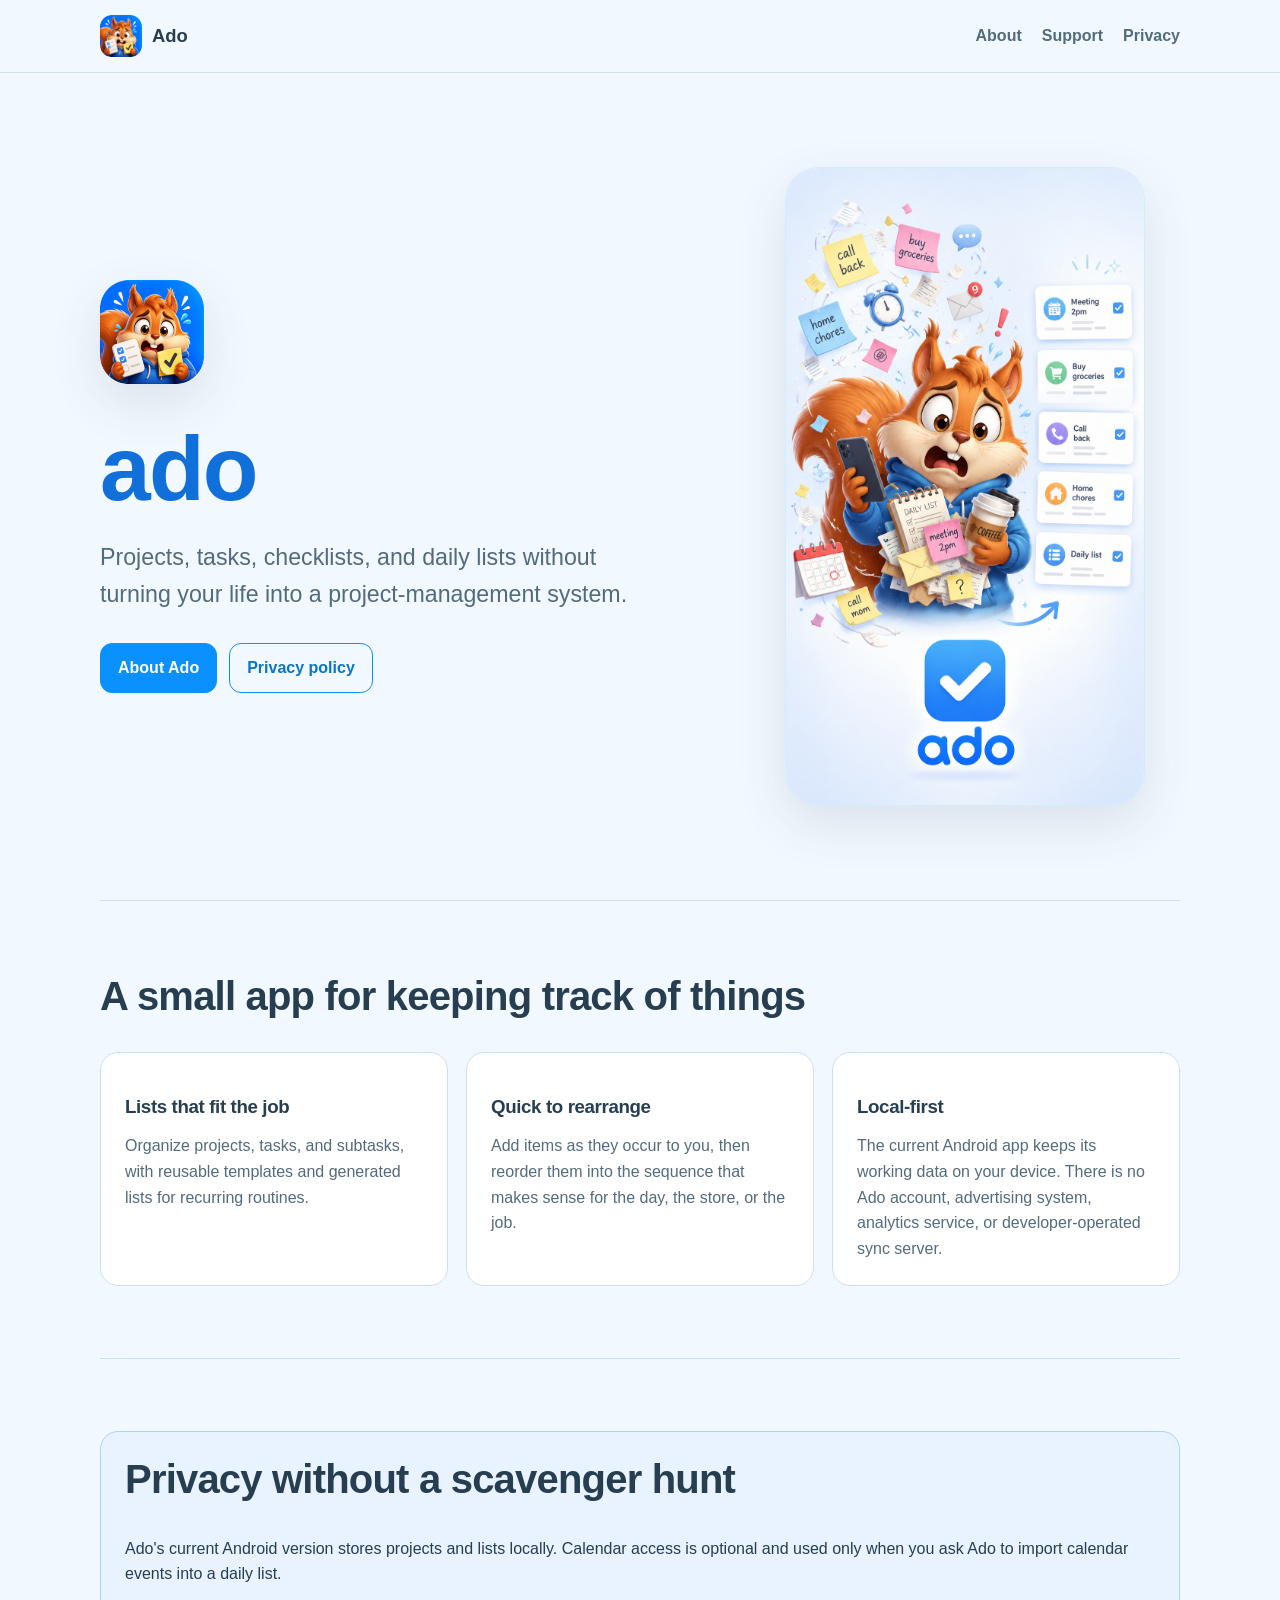
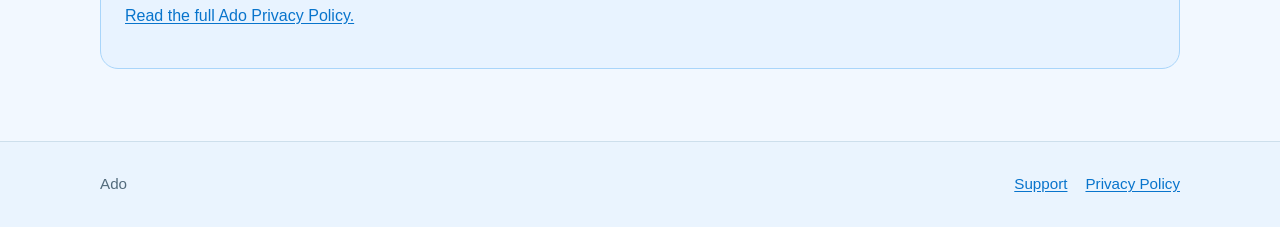
<file: app-website/index.html>
<!doctype html>
<html lang="en">
<head>
  <meta charset="utf-8">
  <meta name="viewport" content="width=device-width, initial-scale=1">
  <meta name="description" content="Ado is a simple, local-first app for projects, tasks, checklists, daily lists, and the things you need to remember.">
  <title>Ado - simple lists for real life</title>
  <link rel="icon" type="image/png" href="assets/ado-icon.png">
  <link rel="stylesheet" href="style.css">
</head>
<body>
  <header class="site-header">
    <nav class="nav" aria-label="Main navigation">
      <a class="brand" href="index.html">
        <img src="assets/ado-icon.png" alt="">
        <span>Ado</span>
      </a>
      <div class="nav-links">
        <a href="#about">About</a>
        <a href="support.html">Support</a>
        <a href="privacy.html">Privacy</a>
      </div>
    </nav>
  </header>

  <main>
    <section class="hero">
      <div class="hero-copy">
        <img class="hero-mark" src="assets/ado-icon.png" alt="Ado app icon">
        <h1>ado</h1>
        <p class="lead">Projects, tasks, checklists, and daily lists without turning your life into a project-management system.</p>
        <div class="hero-actions">
          <a class="button" href="#about">About Ado</a>
          <a class="button secondary" href="privacy.html">Privacy policy</a>
        </div>
      </div>
      <div class="hero-art">
        <div class="splash-frame">
          <img src="assets/ado-splash.png" alt="Ado splash artwork showing lists, reminders, and everyday tasks">
        </div>
      </div>
    </section>

    <section class="section" id="about">
      <h2>A small app for keeping track of things</h2>
      <div class="grid">
        <article class="card">
          <h3>Lists that fit the job</h3>
          <p>Organize projects, tasks, and subtasks, with reusable templates and generated lists for recurring routines.</p>
        </article>
        <article class="card">
          <h3>Quick to rearrange</h3>
          <p>Add items as they occur to you, then reorder them into the sequence that makes sense for the day, the store, or the job.</p>
        </article>
        <article class="card">
          <h3>Local-first</h3>
          <p>The current Android app keeps its working data on your device. There is no Ado account, advertising system, analytics service, or developer-operated sync server.</p>
        </article>
      </div>
    </section>

    <section class="section">
      <div class="privacy-note">
        <h2>Privacy without a scavenger hunt</h2>
        <p>Ado's current Android version stores projects and lists locally. Calendar access is optional and used only when you ask Ado to import calendar events into a daily list.</p>
        <p><a href="privacy.html">Read the full Ado Privacy Policy.</a></p>
      </div>
    </section>
  </main>

  <footer class="site-footer">
    <div class="footer-inner">
      <span>Ado</span>
      <div class="footer-links">
        <a href="support.html">Support</a>
        <a href="privacy.html">Privacy Policy</a>
      </div>
    </div>
  </footer>
</body>
</html>
</file>
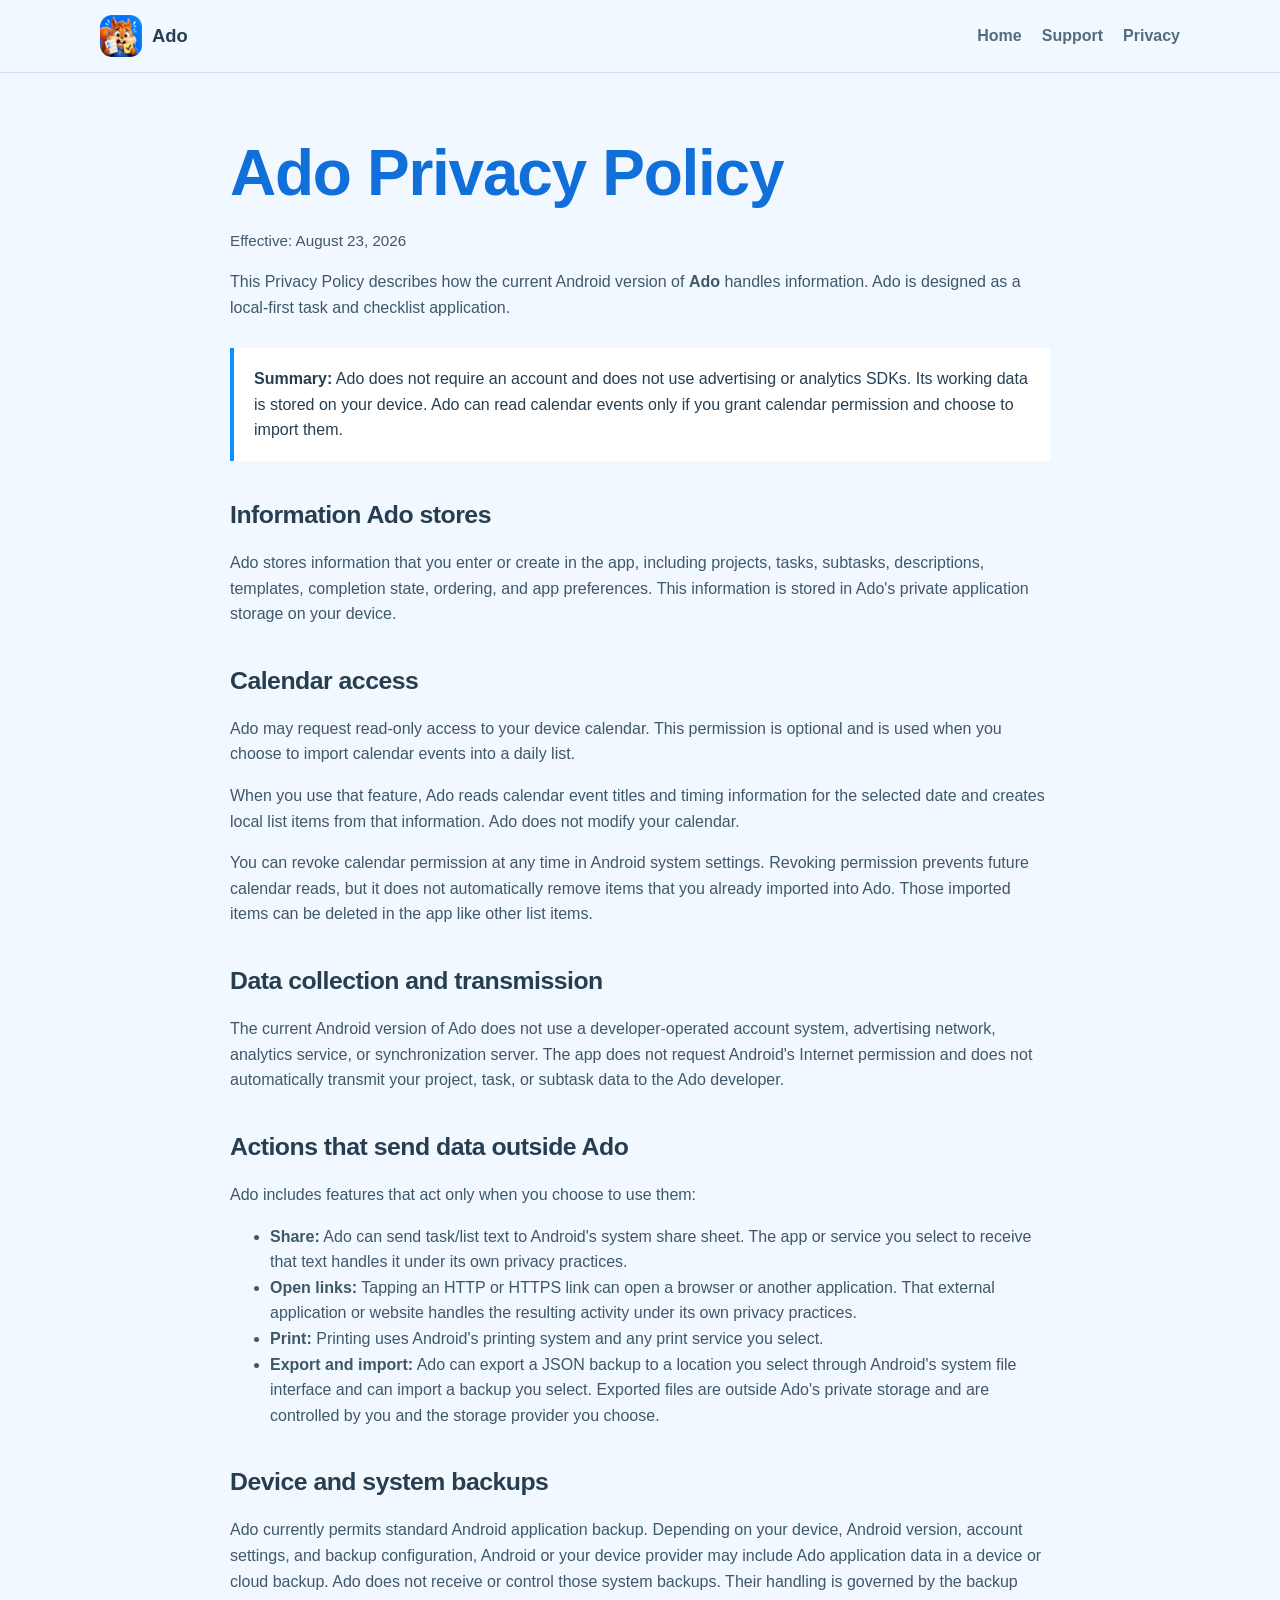
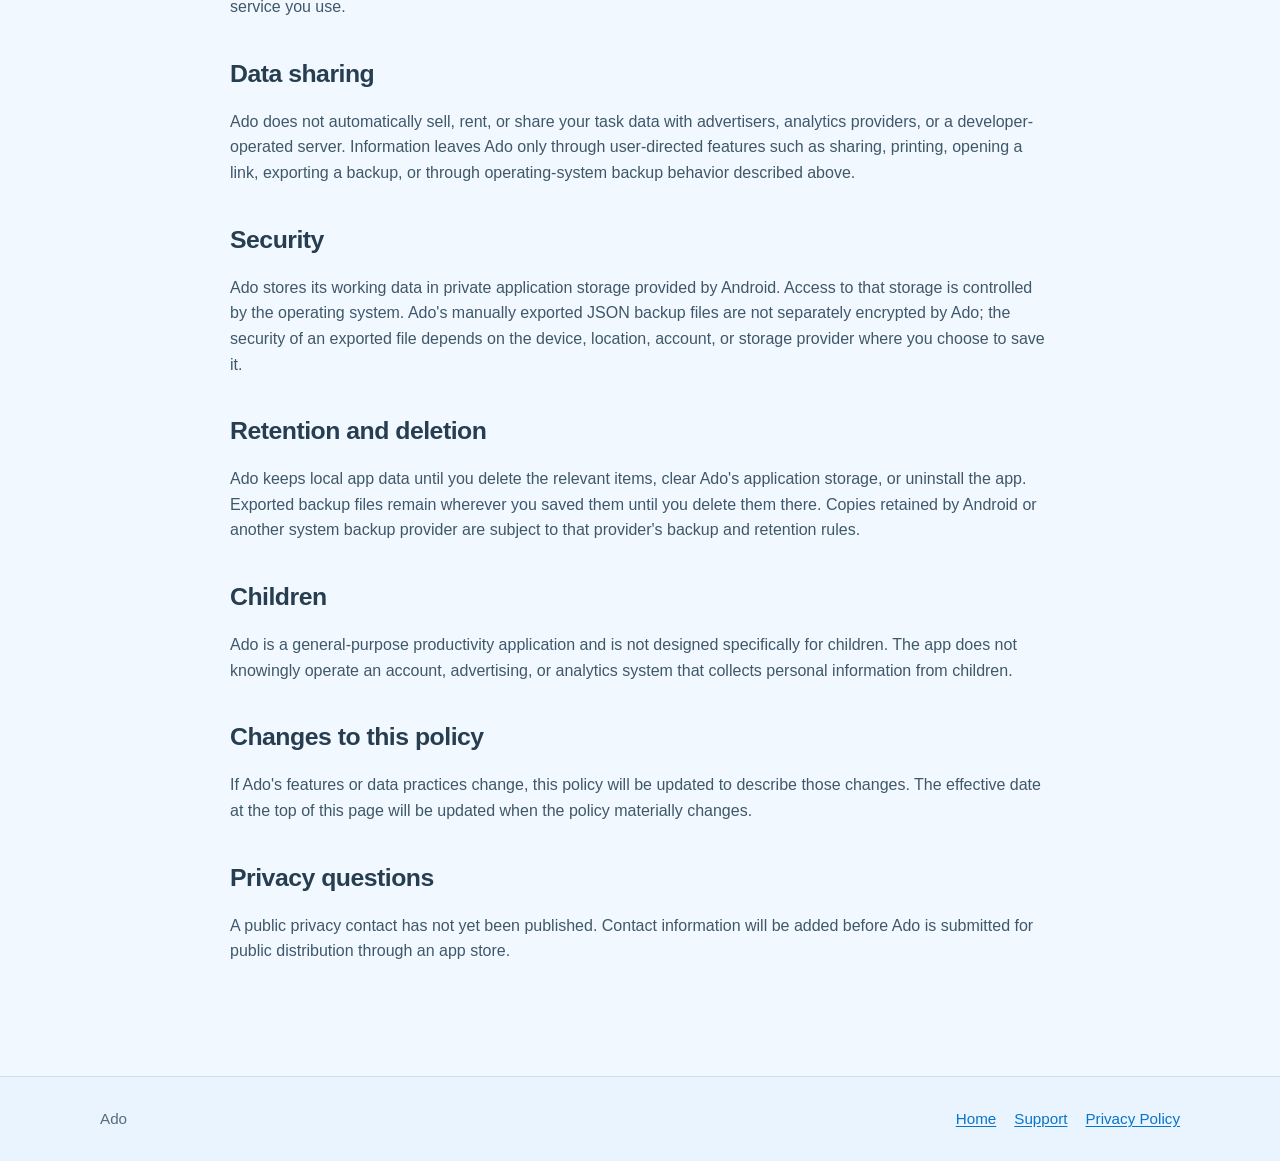
<file: app-website/privacy.html>
<!doctype html>
<html lang="en">
<head>
  <meta charset="utf-8">
  <meta name="viewport" content="width=device-width, initial-scale=1">
  <meta name="description" content="Privacy Policy for the Ado app.">
  <title>Ado Privacy Policy</title>
  <link rel="icon" type="image/png" href="assets/ado-icon.png">
  <link rel="stylesheet" href="style.css">
</head>
<body>
  <header class="site-header">
    <nav class="nav" aria-label="Main navigation">
      <a class="brand" href="index.html">
        <img src="assets/ado-icon.png" alt="">
        <span>Ado</span>
      </a>
      <div class="nav-links">
        <a href="index.html">Home</a>
        <a href="support.html">Support</a>
        <a href="privacy.html" aria-current="page">Privacy</a>
      </div>
    </nav>
  </header>

  <main class="page">
    <h1>Ado Privacy Policy</h1>
    <p class="meta">Effective: August 23, 2026</p>

    <p>This Privacy Policy describes how the current Android version of <strong>Ado</strong> handles information. Ado is designed as a local-first task and checklist application.</p>

    <div class="notice">
      <strong>Summary:</strong> Ado does not require an account and does not use advertising or analytics SDKs. Its working data is stored on your device. Ado can read calendar events only if you grant calendar permission and choose to import them.
    </div>

    <h2>Information Ado stores</h2>
    <p>Ado stores information that you enter or create in the app, including projects, tasks, subtasks, descriptions, templates, completion state, ordering, and app preferences. This information is stored in Ado's private application storage on your device.</p>

    <h2>Calendar access</h2>
    <p>Ado may request read-only access to your device calendar. This permission is optional and is used when you choose to import calendar events into a daily list.</p>
    <p>When you use that feature, Ado reads calendar event titles and timing information for the selected date and creates local list items from that information. Ado does not modify your calendar.</p>
    <p>You can revoke calendar permission at any time in Android system settings. Revoking permission prevents future calendar reads, but it does not automatically remove items that you already imported into Ado. Those imported items can be deleted in the app like other list items.</p>

    <h2>Data collection and transmission</h2>
    <p>The current Android version of Ado does not use a developer-operated account system, advertising network, analytics service, or synchronization server. The app does not request Android's Internet permission and does not automatically transmit your project, task, or subtask data to the Ado developer.</p>

    <h2>Actions that send data outside Ado</h2>
    <p>Ado includes features that act only when you choose to use them:</p>
    <ul>
      <li><strong>Share:</strong> Ado can send task/list text to Android's system share sheet. The app or service you select to receive that text handles it under its own privacy practices.</li>
      <li><strong>Open links:</strong> Tapping an HTTP or HTTPS link can open a browser or another application. That external application or website handles the resulting activity under its own privacy practices.</li>
      <li><strong>Print:</strong> Printing uses Android's printing system and any print service you select.</li>
      <li><strong>Export and import:</strong> Ado can export a JSON backup to a location you select through Android's system file interface and can import a backup you select. Exported files are outside Ado's private storage and are controlled by you and the storage provider you choose.</li>
    </ul>

    <h2>Device and system backups</h2>
    <p>Ado currently permits standard Android application backup. Depending on your device, Android version, account settings, and backup configuration, Android or your device provider may include Ado application data in a device or cloud backup. Ado does not receive or control those system backups. Their handling is governed by the backup service you use.</p>

    <h2>Data sharing</h2>
    <p>Ado does not automatically sell, rent, or share your task data with advertisers, analytics providers, or a developer-operated server. Information leaves Ado only through user-directed features such as sharing, printing, opening a link, exporting a backup, or through operating-system backup behavior described above.</p>

    <h2>Security</h2>
    <p>Ado stores its working data in private application storage provided by Android. Access to that storage is controlled by the operating system. Ado's manually exported JSON backup files are not separately encrypted by Ado; the security of an exported file depends on the device, location, account, or storage provider where you choose to save it.</p>

    <h2>Retention and deletion</h2>
    <p>Ado keeps local app data until you delete the relevant items, clear Ado's application storage, or uninstall the app. Exported backup files remain wherever you saved them until you delete them there. Copies retained by Android or another system backup provider are subject to that provider's backup and retention rules.</p>

    <h2>Children</h2>
    <p>Ado is a general-purpose productivity application and is not designed specifically for children. The app does not knowingly operate an account, advertising, or analytics system that collects personal information from children.</p>

    <h2>Changes to this policy</h2>
    <p>If Ado's features or data practices change, this policy will be updated to describe those changes. The effective date at the top of this page will be updated when the policy materially changes.</p>

    <h2>Privacy questions</h2>
    <p>A public privacy contact has not yet been published. Contact information will be added before Ado is submitted for public distribution through an app store.</p>
  </main>

  <footer class="site-footer">
    <div class="footer-inner">
      <span>Ado</span>
      <div class="footer-links">
        <a href="index.html">Home</a>
        <a href="support.html">Support</a>
        <a href="privacy.html">Privacy Policy</a>
      </div>
    </div>
  </footer>
</body>
</html>
</file>
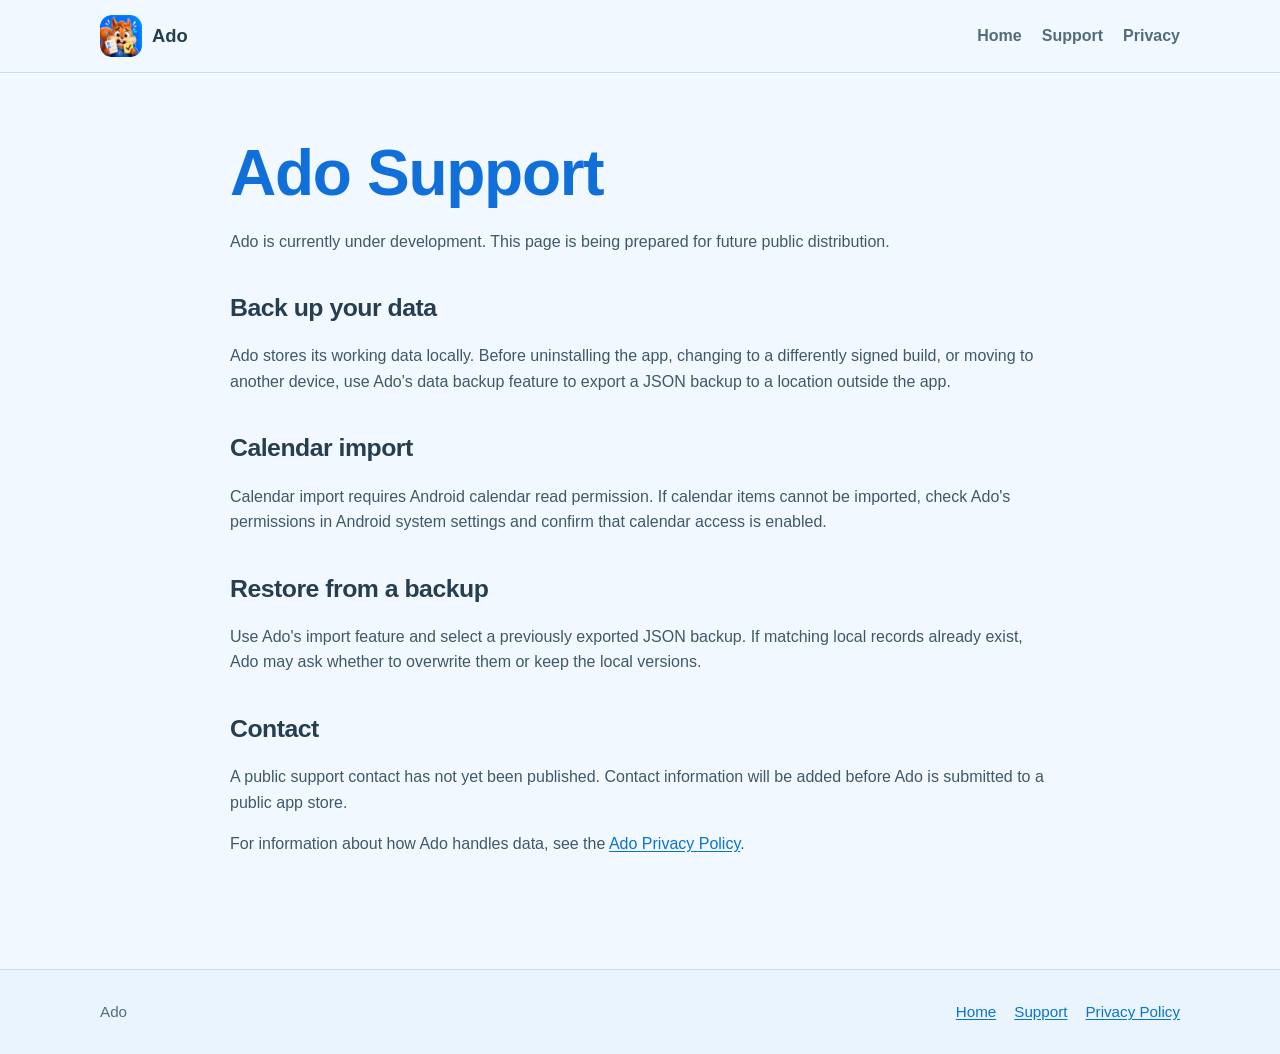
<file: app-website/support.html>
<!doctype html>
<html lang="en">
<head>
  <meta charset="utf-8">
  <meta name="viewport" content="width=device-width, initial-scale=1">
  <meta name="description" content="Support information for the Ado app.">
  <title>Ado Support</title>
  <link rel="icon" type="image/png" href="assets/ado-icon.png">
  <link rel="stylesheet" href="style.css">
</head>
<body>
  <header class="site-header">
    <nav class="nav" aria-label="Main navigation">
      <a class="brand" href="index.html">
        <img src="assets/ado-icon.png" alt="">
        <span>Ado</span>
      </a>
      <div class="nav-links">
        <a href="index.html">Home</a>
        <a href="support.html" aria-current="page">Support</a>
        <a href="privacy.html">Privacy</a>
      </div>
    </nav>
  </header>

  <main class="page">
    <h1>Ado Support</h1>
    <p>Ado is currently under development. This page is being prepared for future public distribution.</p>

    <h2>Back up your data</h2>
    <p>Ado stores its working data locally. Before uninstalling the app, changing to a differently signed build, or moving to another device, use Ado's data backup feature to export a JSON backup to a location outside the app.</p>

    <h2>Calendar import</h2>
    <p>Calendar import requires Android calendar read permission. If calendar items cannot be imported, check Ado's permissions in Android system settings and confirm that calendar access is enabled.</p>

    <h2>Restore from a backup</h2>
    <p>Use Ado's import feature and select a previously exported JSON backup. If matching local records already exist, Ado may ask whether to overwrite them or keep the local versions.</p>

    <h2>Contact</h2>
    <p>A public support contact has not yet been published. Contact information will be added before Ado is submitted to a public app store.</p>

    <p>For information about how Ado handles data, see the <a href="privacy.html">Ado Privacy Policy</a>.</p>
  </main>

  <footer class="site-footer">
    <div class="footer-inner">
      <span>Ado</span>
      <div class="footer-links">
        <a href="index.html">Home</a>
        <a href="support.html">Support</a>
        <a href="privacy.html">Privacy Policy</a>
      </div>
    </div>
  </footer>
</body>
</html>
</file>
<file: app-website/style.css>
:root {
  --bg: #f2f8ff;
  --surface: #ffffff;
  --surface-soft: #e8f3ff;
  --text: #263e50;
  --text-soft: #536b7c;
  --accent: #0b91ff;
  --accent-dark: #0874cc;
  --border: #cddfec;
  --shadow: 0 18px 50px rgba(38, 62, 80, 0.12);
  color-scheme: light;
}

* {
  box-sizing: border-box;
}

html {
  scroll-behavior: smooth;
}

body {
  margin: 0;
  background: var(--bg);
  color: var(--text);
  font-family: -apple-system, BlinkMacSystemFont, "Segoe UI", Roboto, Helvetica, Arial, sans-serif;
  line-height: 1.6;
}

a {
  color: var(--accent-dark);
  text-underline-offset: 0.15em;
}

a:hover,
a:focus-visible {
  color: var(--accent);
}

img {
  max-width: 100%;
}

.site-header {
  border-bottom: 1px solid var(--border);
  background: rgba(242, 248, 255, 0.96);
}

.nav {
  width: min(1080px, calc(100% - 32px));
  min-height: 72px;
  margin: 0 auto;
  display: flex;
  align-items: center;
  justify-content: space-between;
  gap: 24px;
}

.brand {
  display: inline-flex;
  align-items: center;
  gap: 10px;
  color: var(--text);
  font-size: 1.15rem;
  font-weight: 700;
  text-decoration: none;
}

.brand img {
  width: 42px;
  height: 42px;
  border-radius: 11px;
}

.nav-links {
  display: flex;
  align-items: center;
  gap: 20px;
  flex-wrap: wrap;
}

.nav-links a {
  color: var(--text-soft);
  font-weight: 600;
  text-decoration: none;
}

.nav-links a:hover,
.nav-links a:focus-visible {
  color: var(--accent-dark);
}

main {
  width: min(1080px, calc(100% - 32px));
  margin: 0 auto;
}

.hero {
  min-height: calc(100vh - 73px);
  display: grid;
  grid-template-columns: minmax(0, 1fr) minmax(280px, 430px);
  align-items: center;
  gap: clamp(32px, 7vw, 88px);
  padding: 64px 0;
}

.hero-copy {
  max-width: 620px;
}

.hero-mark {
  width: 104px;
  height: 104px;
  border-radius: 26px;
  box-shadow: var(--shadow);
}

h1,
h2,
h3 {
  line-height: 1.15;
  letter-spacing: -0.02em;
}

h1 {
  margin: 24px 0 18px;
  font-size: clamp(3rem, 8vw, 5.7rem);
  color: #116fda;
}

h2 {
  margin-top: 0;
  font-size: clamp(1.7rem, 4vw, 2.5rem);
}

h3 {
  margin-bottom: 0.35rem;
}

.lead {
  max-width: 570px;
  margin: 0;
  color: var(--text-soft);
  font-size: clamp(1.15rem, 2.5vw, 1.45rem);
}

.hero-actions {
  margin-top: 30px;
  display: flex;
  flex-wrap: wrap;
  gap: 12px;
}

.button {
  display: inline-block;
  padding: 11px 17px;
  border: 1px solid var(--accent);
  border-radius: 12px;
  background: var(--accent);
  color: #fff;
  font-weight: 700;
  text-decoration: none;
}

.button:hover,
.button:focus-visible {
  background: var(--accent-dark);
  color: #fff;
}

.button.secondary {
  background: transparent;
  color: var(--accent-dark);
}

.button.secondary:hover,
.button.secondary:focus-visible {
  background: var(--surface-soft);
}

.hero-art {
  display: flex;
  justify-content: center;
}

.splash-frame {
  width: min(100%, 360px);
  aspect-ratio: 941 / 1672;
  overflow: hidden;
  border: 1px solid rgba(11, 145, 255, 0.18);
  border-radius: 34px;
  background: #fff;
  box-shadow: var(--shadow);
}

.splash-frame img {
  width: 100%;
  height: 100%;
  display: block;
  object-fit: cover;
}

.section {
  padding: 72px 0;
  border-top: 1px solid var(--border);
}

.grid {
  display: grid;
  grid-template-columns: repeat(3, minmax(0, 1fr));
  gap: 18px;
}

.card {
  padding: 24px;
  border: 1px solid var(--border);
  border-radius: 18px;
  background: var(--surface);
}

.card p {
  margin-bottom: 0;
  color: var(--text-soft);
}

.privacy-note {
  padding: 24px;
  border: 1px solid #a9d5fa;
  border-radius: 18px;
  background: var(--surface-soft);
}

.page {
  max-width: 820px;
  padding: 64px 0 96px;
}

.page h1 {
  margin-top: 0;
  font-size: clamp(2.4rem, 7vw, 4rem);
}

.page h2 {
  margin-top: 2.5rem;
  font-size: 1.55rem;
}

.page h3 {
  margin-top: 1.8rem;
}

.page p,
.page li {
  color: #3f5869;
}

.meta {
  color: var(--text-soft);
  font-size: 0.95rem;
}

.notice {
  margin: 28px 0;
  padding: 18px 20px;
  border-left: 4px solid var(--accent);
  background: var(--surface);
}

.site-footer {
  border-top: 1px solid var(--border);
  background: #eaf4fe;
}

.footer-inner {
  width: min(1080px, calc(100% - 32px));
  margin: 0 auto;
  padding: 30px 0;
  display: flex;
  align-items: center;
  justify-content: space-between;
  gap: 20px;
  flex-wrap: wrap;
  color: var(--text-soft);
  font-size: 0.95rem;
}

.footer-links {
  display: flex;
  gap: 18px;
  flex-wrap: wrap;
}

@media (max-width: 760px) {
  .nav {
    min-height: auto;
    padding: 14px 0;
    align-items: flex-start;
  }

  .nav-links {
    justify-content: flex-end;
    gap: 12px;
  }

  .hero {
    min-height: auto;
    grid-template-columns: 1fr;
    padding: 48px 0 64px;
  }

  .hero-copy {
    text-align: center;
    margin: 0 auto;
  }

  .hero-mark {
    width: 90px;
    height: 90px;
  }

  .hero-actions {
    justify-content: center;
  }

  .hero-art {
    margin-top: 10px;
  }

  .splash-frame {
    width: min(80vw, 330px);
  }

  .grid {
    grid-template-columns: 1fr;
  }
}
</file>
